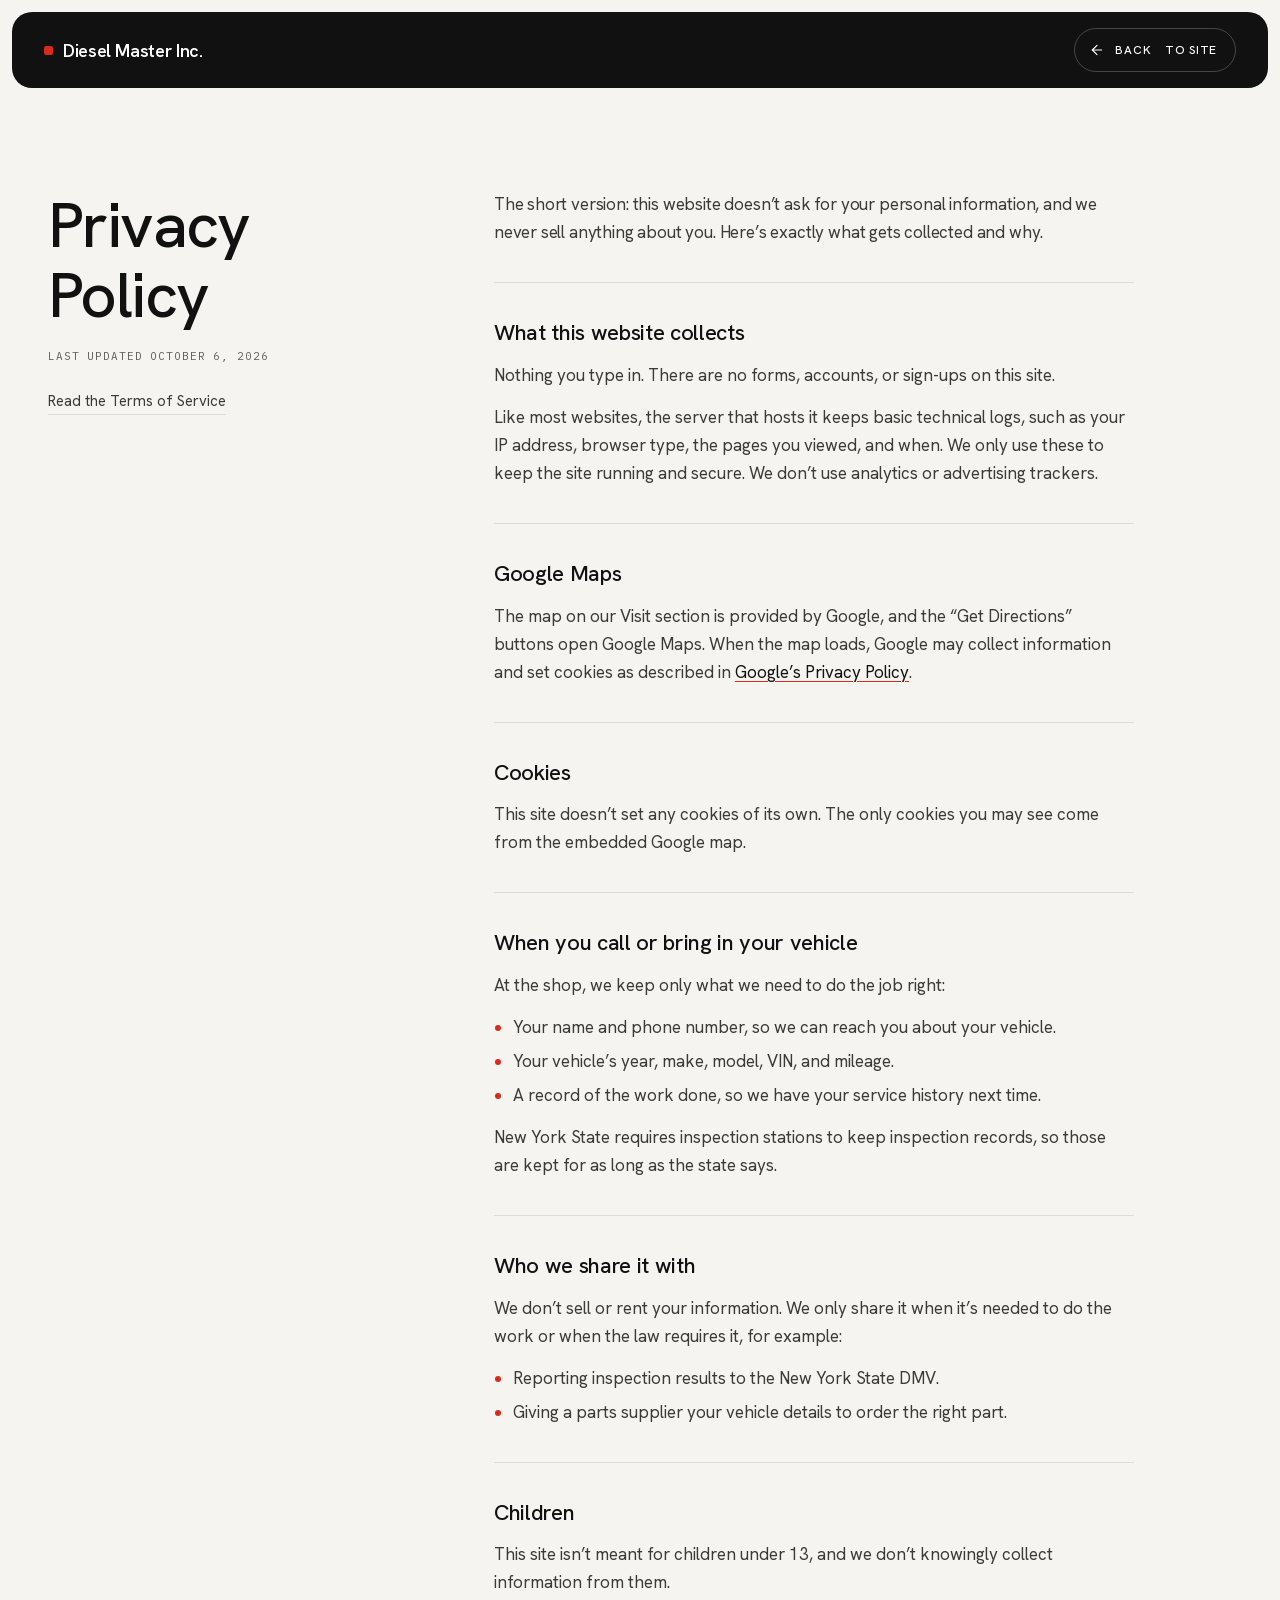
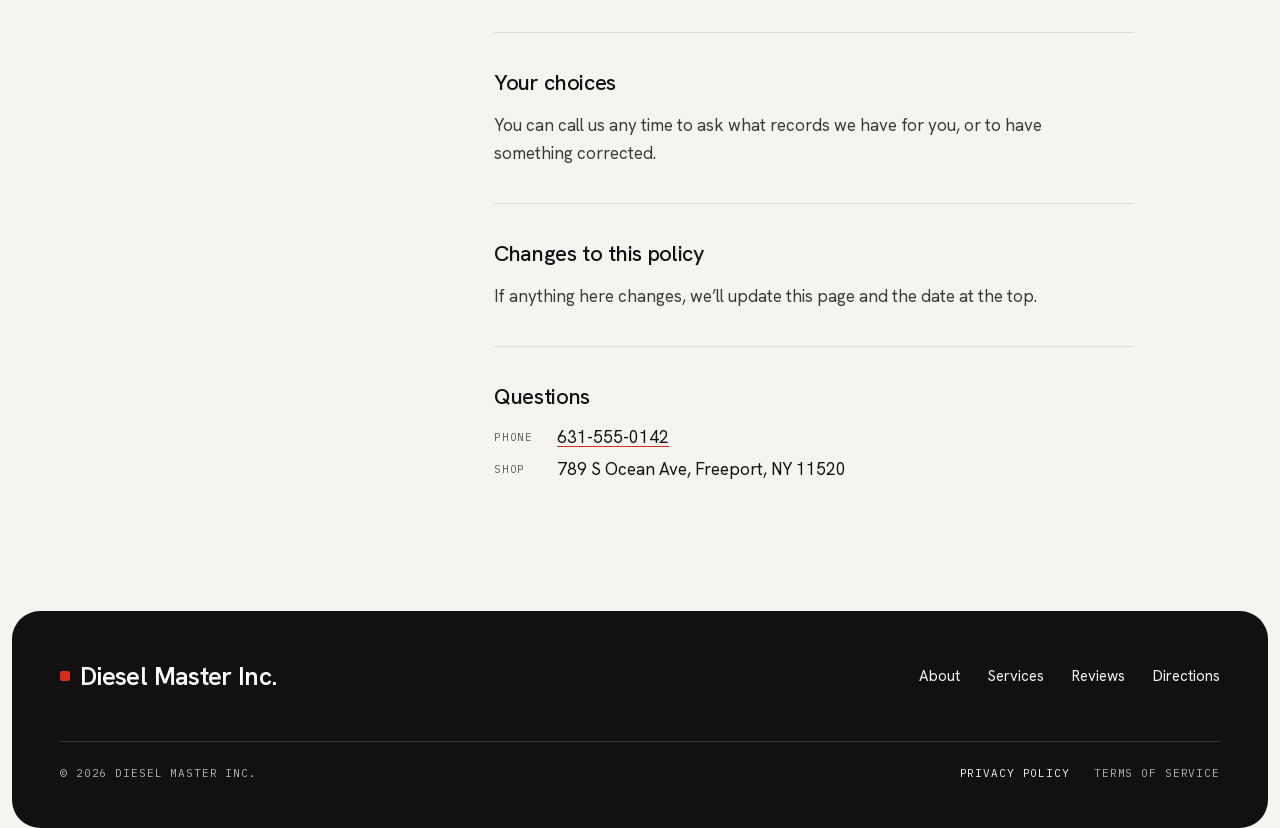
<file: privacy.html>
<!DOCTYPE html>
<html lang="en">
<head>
<meta charset="utf-8">
<meta name="viewport" content="width=device-width, initial-scale=1">
<meta name="robots" content="noindex, nofollow">
<meta name="theme-color" content="#111111">
<link rel="icon" href="favicon.svg" type="image/svg+xml">
<link rel="apple-touch-icon" href="apple-touch-icon.png">
<title>Privacy Policy — Diesel Master Inc.</title>
<meta name="description" content="How the Diesel Master Inc. website and shop handle your information.">
<link rel="stylesheet" href="ds/tokens/fonts.css">
<link rel="stylesheet" href="ds/tokens/colors.css">
<link rel="stylesheet" href="ds/tokens/typography.css">
<link rel="stylesheet" href="ds/tokens/spacing.css">
<link rel="stylesheet" href="legal.css">
</head>
<body>

<header class="top frame">
  <a class="mark" href="./"><span></span>Diesel Master Inc.</a>
  <a class="back" href="./"><svg viewBox="0 0 24 24" fill="none" stroke="currentColor" stroke-width="1.75" stroke-linecap="round" stroke-linejoin="round" aria-hidden="true"><path d="M19 12H5"/><path d="m12 19-7-7 7-7"/></svg>Back <span class="label-long">&nbsp;to site</span></a>
</header>

<main class="doc">
  <div class="doc-head">
    <h1>Privacy Policy</h1>
    <p class="updated">Last updated October 6, 2026</p>
    <a class="other" href="terms.html">Read the Terms of Service</a>
  </div>

  <div class="body">
    <p class="lead">The short version: this website doesn’t ask for your personal information, and we never sell anything about you. Here’s exactly what gets collected and why.</p>

    <section>
      <h2>What this website collects</h2>
      <p>Nothing you type in. There are no forms, accounts, or sign-ups on this site.</p>
      <p>Like most websites, the server that hosts it keeps basic technical logs, such as your IP address, browser type, the pages you viewed, and when. We only use these to keep the site running and secure. We don’t use analytics or advertising trackers.</p>
    </section>

    <section>
      <h2>Google Maps</h2>
      <p>The map on our Visit section is provided by Google, and the “Get Directions” buttons open Google Maps. When the map loads, Google may collect information and set cookies as described in <a href="https://policies.google.com/privacy" target="_blank" rel="noopener noreferrer">Google’s Privacy Policy</a>.</p>
    </section>

    <section>
      <h2>Cookies</h2>
      <p>This site doesn’t set any cookies of its own. The only cookies you may see come from the embedded Google map.</p>
    </section>

    <section>
      <h2>When you call or bring in your vehicle</h2>
      <p>At the shop, we keep only what we need to do the job right:</p>
      <ul>
        <li>Your name and phone number, so we can reach you about your vehicle.</li>
        <li>Your vehicle’s year, make, model, VIN, and mileage.</li>
        <li>A record of the work done, so we have your service history next time.</li>
      </ul>
      <p>New York State requires inspection stations to keep inspection records, so those are kept for as long as the state says.</p>
    </section>

    <section>
      <h2>Who we share it with</h2>
      <p>We don’t sell or rent your information. We only share it when it’s needed to do the work or when the law requires it, for example:</p>
      <ul>
        <li>Reporting inspection results to the New York State DMV.</li>
        <li>Giving a parts supplier your vehicle details to order the right part.</li>
      </ul>
    </section>

    <section>
      <h2>Children</h2>
      <p>This site isn’t meant for children under 13, and we don’t knowingly collect information from them.</p>
    </section>

    <section>
      <h2>Your choices</h2>
      <p>You can call us any time to ask what records we have for you, or to have something corrected.</p>
    </section>

    <section>
      <h2>Changes to this policy</h2>
      <p>If anything here changes, we’ll update this page and the date at the top.</p>
    </section>

    <section>
      <h2>Questions</h2>
      <dl class="contact">
        <dt>Phone</dt><dd><a href="tel:6315550142">631-555-0142</a></dd>
        <dt>Shop</dt><dd>789 S Ocean Ave, Freeport, NY 11520</dd>
      </dl>
    </section>
  </div>
</main>

<footer class="frame">
  <div class="f-row">
    <a class="f-mark" href="./"><span></span>Diesel Master Inc.</a>
    <nav class="f-nav" aria-label="Footer">
      <a href="./#about">About</a>
      <a href="./#services">Services</a>
      <a href="./#reviews">Reviews</a>
      <a href="./#visit">Directions</a>
    </nav>
  </div>
  <div class="f-legal">
    <span>© 2026 Diesel Master Inc.</span>
    <div>
      <a href="privacy.html" aria-current="page">Privacy Policy</a>
      <a href="terms.html">Terms of Service</a>
    </div>
  </div>
</footer>

</body>
</html>
</file>
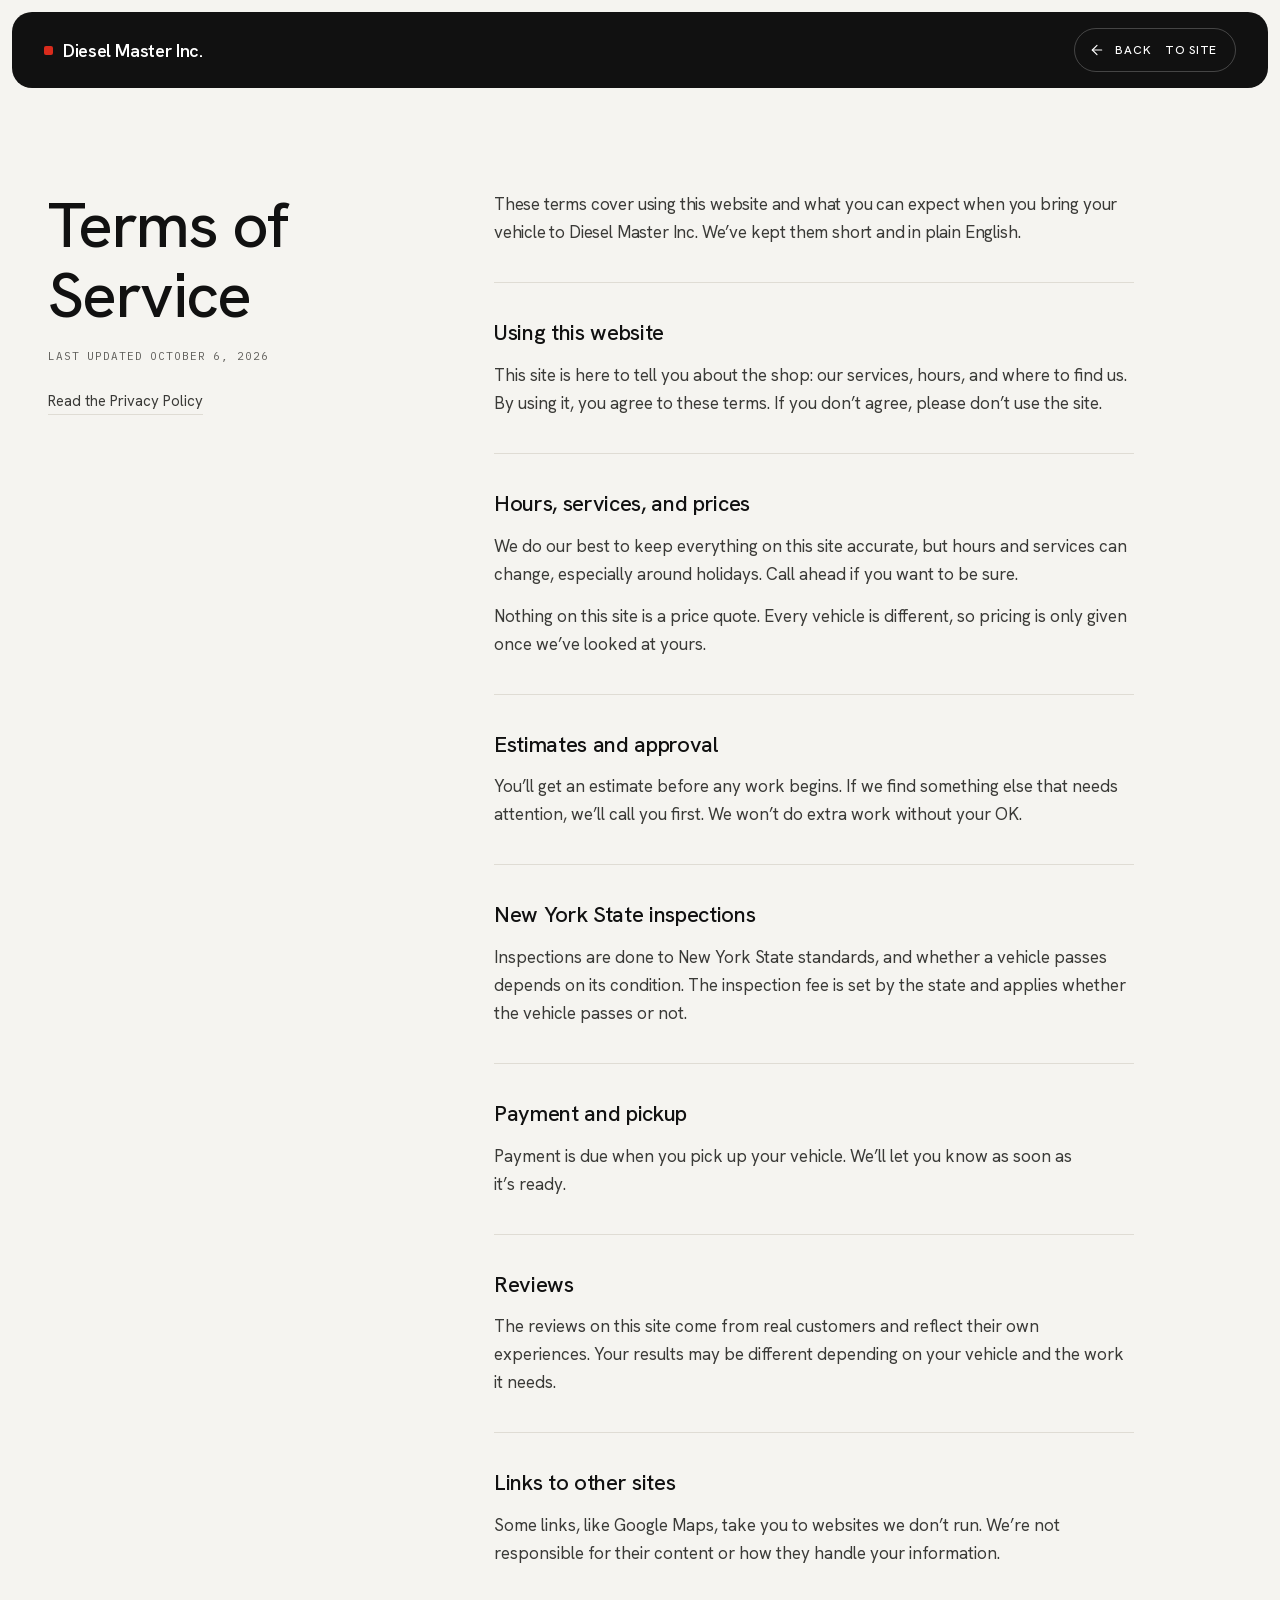
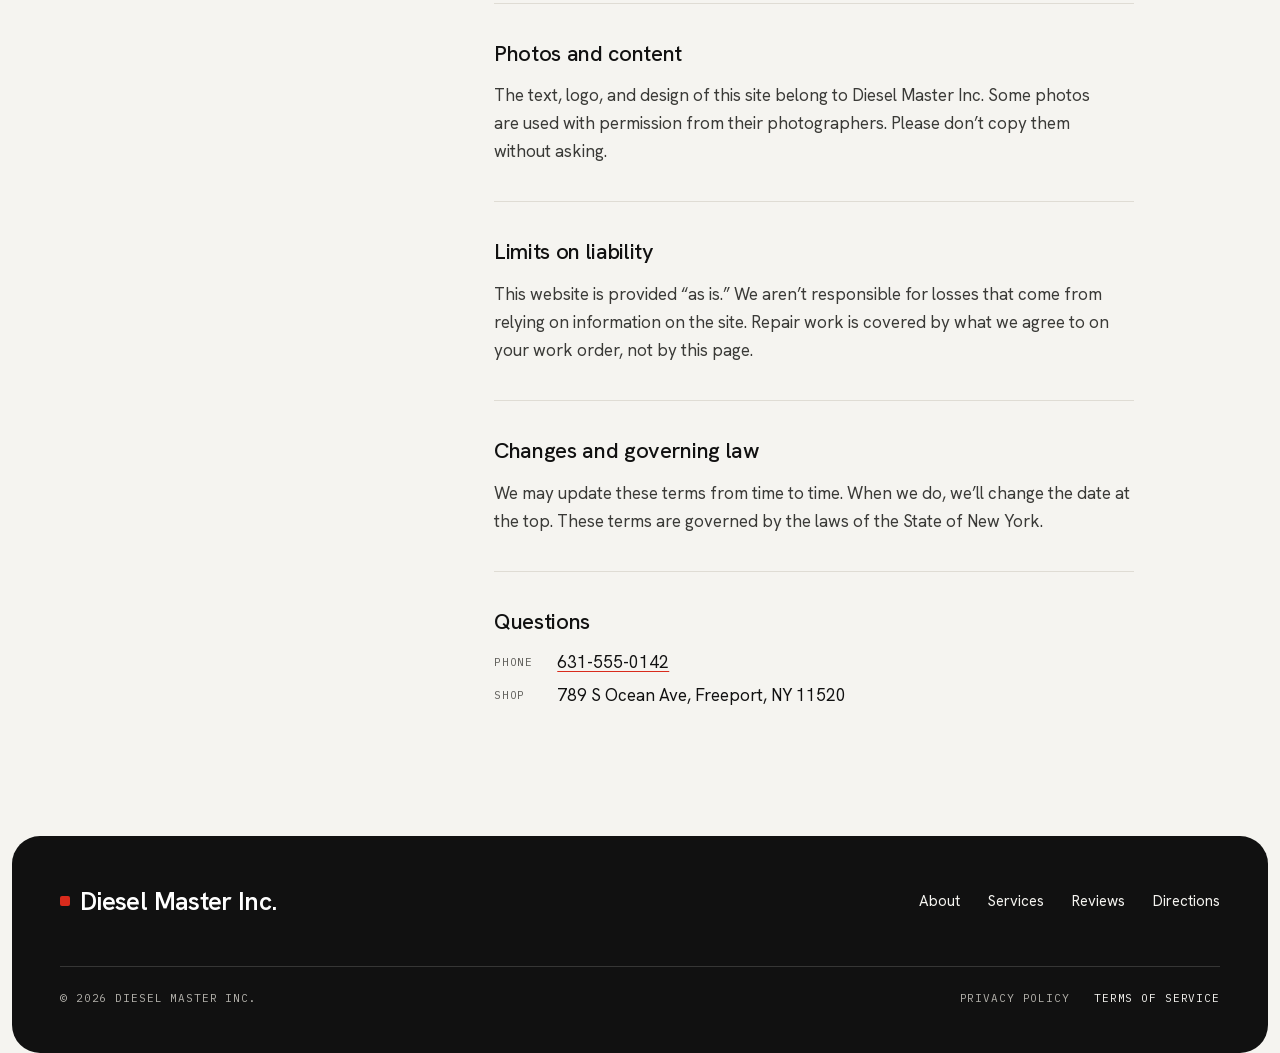
<file: terms.html>
<!DOCTYPE html>
<html lang="en">
<head>
<meta charset="utf-8">
<meta name="viewport" content="width=device-width, initial-scale=1">
<meta name="robots" content="noindex, nofollow">
<meta name="theme-color" content="#111111">
<link rel="icon" href="favicon.svg" type="image/svg+xml">
<link rel="apple-touch-icon" href="apple-touch-icon.png">
<title>Terms of Service — Diesel Master Inc.</title>
<meta name="description" content="The terms for using the Diesel Master Inc. website and our repair services.">
<link rel="stylesheet" href="ds/tokens/fonts.css">
<link rel="stylesheet" href="ds/tokens/colors.css">
<link rel="stylesheet" href="ds/tokens/typography.css">
<link rel="stylesheet" href="ds/tokens/spacing.css">
<link rel="stylesheet" href="legal.css">
</head>
<body>

<header class="top frame">
  <a class="mark" href="./"><span></span>Diesel Master Inc.</a>
  <a class="back" href="./"><svg viewBox="0 0 24 24" fill="none" stroke="currentColor" stroke-width="1.75" stroke-linecap="round" stroke-linejoin="round" aria-hidden="true"><path d="M19 12H5"/><path d="m12 19-7-7 7-7"/></svg>Back <span class="label-long">&nbsp;to site</span></a>
</header>

<main class="doc">
  <div class="doc-head">
    <h1>Terms of Service</h1>
    <p class="updated">Last updated October 6, 2026</p>
    <a class="other" href="privacy.html">Read the Privacy Policy</a>
  </div>

  <div class="body">
    <p class="lead">These terms cover using this website and what you can expect when you bring your vehicle to Diesel Master Inc. We’ve kept them short and in plain English.</p>

    <section>
      <h2>Using this website</h2>
      <p>This site is here to tell you about the shop: our services, hours, and where to find us. By using it, you agree to these terms. If you don’t agree, please don’t use the site.</p>
    </section>

    <section>
      <h2>Hours, services, and prices</h2>
      <p>We do our best to keep everything on this site accurate, but hours and services can change, especially around holidays. Call ahead if you want to be sure.</p>
      <p>Nothing on this site is a price quote. Every vehicle is different, so pricing is only given once we’ve looked at yours.</p>
    </section>

    <section>
      <h2>Estimates and approval</h2>
      <p>You’ll get an estimate before any work begins. If we find something else that needs attention, we’ll call you first. We won’t do extra work without your OK.</p>
    </section>

    <section>
      <h2>New York State inspections</h2>
      <p>Inspections are done to New York State standards, and whether a vehicle passes depends on its condition. The inspection fee is set by the state and applies whether the vehicle passes or not.</p>
    </section>

    <section>
      <h2>Payment and pickup</h2>
      <p>Payment is due when you pick up your vehicle. We’ll let you know as soon as it’s ready.</p>
    </section>

    <section>
      <h2>Reviews</h2>
      <p>The reviews on this site come from real customers and reflect their own experiences. Your results may be different depending on your vehicle and the work it needs.</p>
    </section>

    <section>
      <h2>Links to other sites</h2>
      <p>Some links, like Google Maps, take you to websites we don’t run. We’re not responsible for their content or how they handle your information.</p>
    </section>

    <section>
      <h2>Photos and content</h2>
      <p>The text, logo, and design of this site belong to Diesel Master Inc. Some photos are used with permission from their photographers. Please don’t copy them without asking.</p>
    </section>

    <section>
      <h2>Limits on liability</h2>
      <p>This website is provided “as is.” We aren’t responsible for losses that come from relying on information on the site. Repair work is covered by what we agree to on your work order, not by this page.</p>
    </section>

    <section>
      <h2>Changes and governing law</h2>
      <p>We may update these terms from time to time. When we do, we’ll change the date at the top. These terms are governed by the laws of the State of New York.</p>
    </section>

    <section>
      <h2>Questions</h2>
      <dl class="contact">
        <dt>Phone</dt><dd><a href="tel:6315550142">631-555-0142</a></dd>
        <dt>Shop</dt><dd>789 S Ocean Ave, Freeport, NY 11520</dd>
      </dl>
    </section>
  </div>
</main>

<footer class="frame">
  <div class="f-row">
    <a class="f-mark" href="./"><span></span>Diesel Master Inc.</a>
    <nav class="f-nav" aria-label="Footer">
      <a href="./#about">About</a>
      <a href="./#services">Services</a>
      <a href="./#reviews">Reviews</a>
      <a href="./#visit">Directions</a>
    </nav>
  </div>
  <div class="f-legal">
    <span>© 2026 Diesel Master Inc.</span>
    <div>
      <a href="privacy.html">Privacy Policy</a>
      <a href="terms.html" aria-current="page">Terms of Service</a>
    </div>
  </div>
</footer>

</body>
</html>
</file>
<file: ds/tokens/fonts.css>
@font-face{font-family:'Hanken Grotesk';font-style:normal;font-weight:400;font-display:swap;src:url('../fonts/HankenGrotesk-400.woff2') format('woff2');}
@font-face{font-family:'Hanken Grotesk';font-style:normal;font-weight:500;font-display:swap;src:url('../fonts/HankenGrotesk-500.woff2') format('woff2');}
@font-face{font-family:'Hanken Grotesk';font-style:normal;font-weight:600;font-display:swap;src:url('../fonts/HankenGrotesk-600.woff2') format('woff2');}
@font-face{font-family:'IBM Plex Mono';font-style:normal;font-weight:400;font-display:swap;src:url('../fonts/IBMPlexMono-400.woff2') format('woff2');}
@font-face{font-family:'IBM Plex Mono';font-style:normal;font-weight:500;font-display:swap;src:url('../fonts/IBMPlexMono-500.woff2') format('woff2');}
</file>
<file: ds/tokens/colors.css>
:root{
/* Base — paper & ink */
--paper-0:#FFFFFF;
--paper-1:#F5F4F0;
--paper-2:#ECEAE4;
--paper-3:#DFDCD4;
--ink-1:#111111;
--ink-2:#1B1B1A;
--ink-3:#2A2A28;
--ink-4:#3A3A37;
--grey-1:#5E5D59;
--grey-2:#8A8984;
--grey-3:#B4B2AC;
/* Accent — brake-light red */
--red-1:#D92B1C;
--red-2:#B82214;
--red-3:#F7DCD8;
/* Semantic (status only, used sparingly) */
--green-1:#2F7A43;
--amber-1:#C98A12;

/* Semantic aliases */
--surface-page:var(--paper-1);
--surface-card:var(--paper-0);
--surface-muted:var(--paper-2);
--surface-inverse:var(--ink-1);
--surface-inverse-card:var(--ink-3);
--text-strong:var(--ink-1);
--text-body:var(--ink-4);
--text-muted:var(--grey-1);
--text-subtle:var(--grey-2);
--text-inverse:var(--paper-1);
--text-inverse-muted:var(--grey-3);
--text-accent:var(--red-1);
--border-hairline:var(--paper-3);
--border-strong:var(--ink-1);
--border-inverse:rgba(245,244,240,.16);
--accent:var(--red-1);
--accent-hover:var(--red-2);
--accent-tint:var(--red-3);
--scrim-hero:linear-gradient(180deg,rgba(17,17,17,.55) 0%,rgba(17,17,17,0) 30%,rgba(17,17,17,0) 55%,rgba(17,17,17,.7) 100%); /* @kind color */
--glass-dark:rgba(17,17,17,.42);
--glass-light:rgba(255,255,255,.14);
}
</file>
<file: ds/tokens/typography.css>
:root{
--font-sans:'Hanken Grotesk','Helvetica Neue',Helvetica,Arial,sans-serif;
--font-mono:'IBM Plex Mono',ui-monospace,Menlo,monospace;

--fs-display:clamp(48px,7vw,96px); /* @kind font */
--fs-h1:clamp(40px,5vw,64px); /* @kind font */
--fs-h2:clamp(32px,3.6vw,48px); /* @kind font */
--fs-h3:28px; /* @kind font */
--fs-h4:20px; /* @kind font */
--fs-lead:20px; /* @kind font */
--fs-body:16px; /* @kind font */
--fs-small:14px; /* @kind font */
--fs-eyebrow:12px; /* @kind font */
--fs-micro:11px; /* @kind font */

--lh-tight:1.02; /* @kind font */
--lh-heading:1.08; /* @kind font */
--lh-snug:1.3; /* @kind font */
--lh-body:1.55; /* @kind font */

--tracking-display:-0.035em; /* @kind font */
--tracking-heading:-0.025em; /* @kind font */
--tracking-body:-0.005em; /* @kind font */
--tracking-eyebrow:0.08em; /* @kind font */
--tracking-button:0.06em; /* @kind font */

--fw-regular:400; /* @kind font */
--fw-medium:500; /* @kind font */
--fw-semibold:600; /* @kind font */

/* Semantic */
--type-heading-family:var(--font-sans); /* @kind font */
--type-heading-weight:var(--fw-medium); /* @kind font */
--type-body-family:var(--font-sans); /* @kind font */
--type-label-family:var(--font-mono); /* @kind font */
}
</file>
<file: ds/tokens/spacing.css>
:root{
--space-1:4px;
--space-2:8px;
--space-3:12px;
--space-4:16px;
--space-5:24px;
--space-6:32px;
--space-7:48px;
--space-8:64px;
--space-9:96px;
--space-10:128px;

--container-max:1280px;
--gutter:clamp(20px,4vw,48px); /* @kind spacing */
--section-y:clamp(72px,10vw,128px); /* @kind spacing */
--header-h:72px;

--radius-xs:6px;
--radius-sm:12px;
--radius-md:20px;
--radius-lg:28px;
--radius-pill:999px;

--border-w:1px; /* @kind other */

--shadow-none:none;
--shadow-float:0 1px 2px rgba(17,17,17,.06),0 12px 32px -12px rgba(17,17,17,.18);
--shadow-lift:0 2px 4px rgba(17,17,17,.06),0 24px 48px -16px rgba(17,17,17,.28);

--ease-out:cubic-bezier(.2,.7,.2,1); /* @kind other */
--ease-in-out:cubic-bezier(.65,0,.35,1); /* @kind other */
--dur-fast:140ms; /* @kind other */
--dur-base:240ms; /* @kind other */
--dur-slow:480ms; /* @kind other */

--blur-glass:14px; /* @kind other */
}
</file>
<file: legal.css>
/* Shared styles for privacy.html + terms.html — same tokens as the main page */
*{box-sizing:border-box}
html{scroll-behavior:smooth}
body{margin:0;background:var(--surface-page);color:var(--text-strong);font-family:var(--font-sans);-webkit-font-smoothing:antialiased;text-rendering:optimizeLegibility}
a{color:inherit}
::selection{background:var(--red-1);color:#fff}
:focus{outline:none}
:focus-visible{outline:2px solid var(--red-1);outline-offset:3px;border-radius:var(--radius-xs)}
.top :focus-visible,footer :focus-visible{outline-color:var(--paper-0)}
a[href^="tel:"]{font-variant-numeric:tabular-nums}

:root{--frame-max:1600px}
.frame{width:calc(100% - 24px);max-width:calc(var(--frame-max) - 24px);margin:0 auto}

/* top bar: the main nav's scrolled (ink) state, static */
.top{margin-top:12px;height:76px;display:flex;align-items:center;justify-content:space-between;gap:16px;padding:0 clamp(12px,3vw,32px) 0 clamp(20px,3vw,32px);background:var(--ink-1);border-radius:var(--radius-md);color:#fff}
.mark{display:inline-flex;align-items:center;gap:10px;font-weight:600;font-size:18px;letter-spacing:-.02em;color:#fff;text-decoration:none;white-space:nowrap}
.mark span{width:9px;height:9px;background:var(--red-1);border-radius:2px;flex:none}
.back{height:44px;display:inline-flex;align-items:center;gap:10px;padding:0 18px 0 14px;border-radius:var(--radius-pill);border:1px solid rgba(255,255,255,.22);color:#fff;text-decoration:none;font-size:12px;font-weight:500;letter-spacing:var(--tracking-button);text-transform:uppercase;white-space:nowrap;transition:background var(--dur-fast,.15s),border-color var(--dur-fast,.15s)}
.back:hover{background:rgba(255,255,255,.1);border-color:rgba(255,255,255,.4)}
.back svg{width:16px;height:16px}

/* document */
.doc{max-width:var(--container-max);margin:0 auto;padding:clamp(56px,8vw,112px) var(--gutter) var(--section-y);display:grid;grid-template-columns:minmax(0,4fr) minmax(0,8fr);gap:clamp(32px,6vw,96px);align-items:start}
.doc-head{position:sticky;top:32px}
h1{margin:0;font-weight:500;font-size:var(--fs-h1);line-height:var(--lh-heading);letter-spacing:var(--tracking-heading);text-wrap:balance}
.updated{margin:20px 0 0;font-family:var(--font-mono);font-size:var(--fs-micro);letter-spacing:var(--tracking-eyebrow);text-transform:uppercase;color:var(--text-muted)}
.other{display:inline-block;margin-top:28px;font-size:15px;color:var(--text-body);text-decoration:none;border-bottom:1px solid var(--border-hairline);padding-bottom:3px;transition:border-color .15s,color .15s}
.other:hover{color:var(--text-strong);border-color:var(--red-1)}

.body{max-width:40em}
.lead{margin:0 0 8px;font-size:clamp(20px,2vw,24px);line-height:1.45;letter-spacing:-.01em;color:var(--text-strong);text-wrap:pretty}
.body section{padding-top:36px;margin-top:36px;border-top:1px solid var(--border-hairline)}
h2{margin:0 0 14px;font-weight:500;font-size:22px;line-height:1.25;letter-spacing:-.015em;color:var(--text-strong)}
.body p,.body li{font-size:17px;line-height:1.65;color:var(--text-body);text-wrap:pretty}
.body p{margin:0 0 14px}
.body p:last-child{margin-bottom:0}
.body ul{margin:0 0 14px;padding-left:1.2em}
.body li{margin:0 0 6px}
.body li::marker{color:var(--red-1)}
.body a{color:var(--text-strong);text-decoration:underline;text-decoration-color:var(--red-1);text-underline-offset:3px;text-decoration-thickness:1px}
.body a:hover{color:var(--red-1)}
.contact{display:grid;grid-template-columns:auto 1fr;gap:6px 24px;margin:4px 0 0;font-size:17px;line-height:1.55}
.contact dt{font-family:var(--font-mono);font-size:var(--fs-micro);letter-spacing:var(--tracking-eyebrow);text-transform:uppercase;color:var(--text-muted);padding-top:5px}
.contact dd{margin:0;color:var(--text-strong)}

/* footer: same as the main page */
footer{margin-bottom:12px;padding:clamp(32px,4vw,48px) var(--gutter);background:var(--ink-1);color:var(--text-inverse);border-radius:var(--radius-lg)}
.f-row{display:flex;justify-content:space-between;align-items:center;flex-wrap:wrap;gap:24px 32px;padding-bottom:clamp(32px,4vw,48px);border-bottom:1px solid var(--border-inverse)}
.f-mark{display:inline-flex;align-items:center;gap:10px;font-weight:600;font-size:clamp(20px,2vw,26px);letter-spacing:-.025em;color:#fff;text-decoration:none}
.f-mark span{width:10px;height:10px;background:var(--red-1);border-radius:2px;flex:none}
.f-nav{display:flex;gap:28px;flex-wrap:wrap}
.f-nav a{padding:12px 0;margin:-12px 0;color:var(--text-inverse);text-decoration:none;font-size:15px}
.f-nav a:hover{color:var(--red-1)}
.f-legal{display:flex;justify-content:space-between;flex-wrap:wrap;gap:16px;padding-top:24px;font-family:var(--font-mono);font-size:11px;letter-spacing:.08em;text-transform:uppercase;color:var(--text-inverse-muted)}
.f-legal div{display:flex;gap:24px}
.f-legal a{padding:14px 0;margin:-14px 0;color:var(--text-inverse-muted);text-decoration:none}
.f-legal a:hover,.f-legal a[aria-current="page"]{color:var(--text-inverse)}

@media (max-width:860px){
  .doc{grid-template-columns:minmax(0,1fr)}
  .doc-head{position:static}
}
@media (max-width:480px){
  .top{height:64px}
  .mark{font-size:17px}
  .back .label-long{display:none}
}
@media (prefers-reduced-motion:reduce){html{scroll-behavior:auto}*,*::before,*::after{transition-duration:1ms!important}}
</file>
